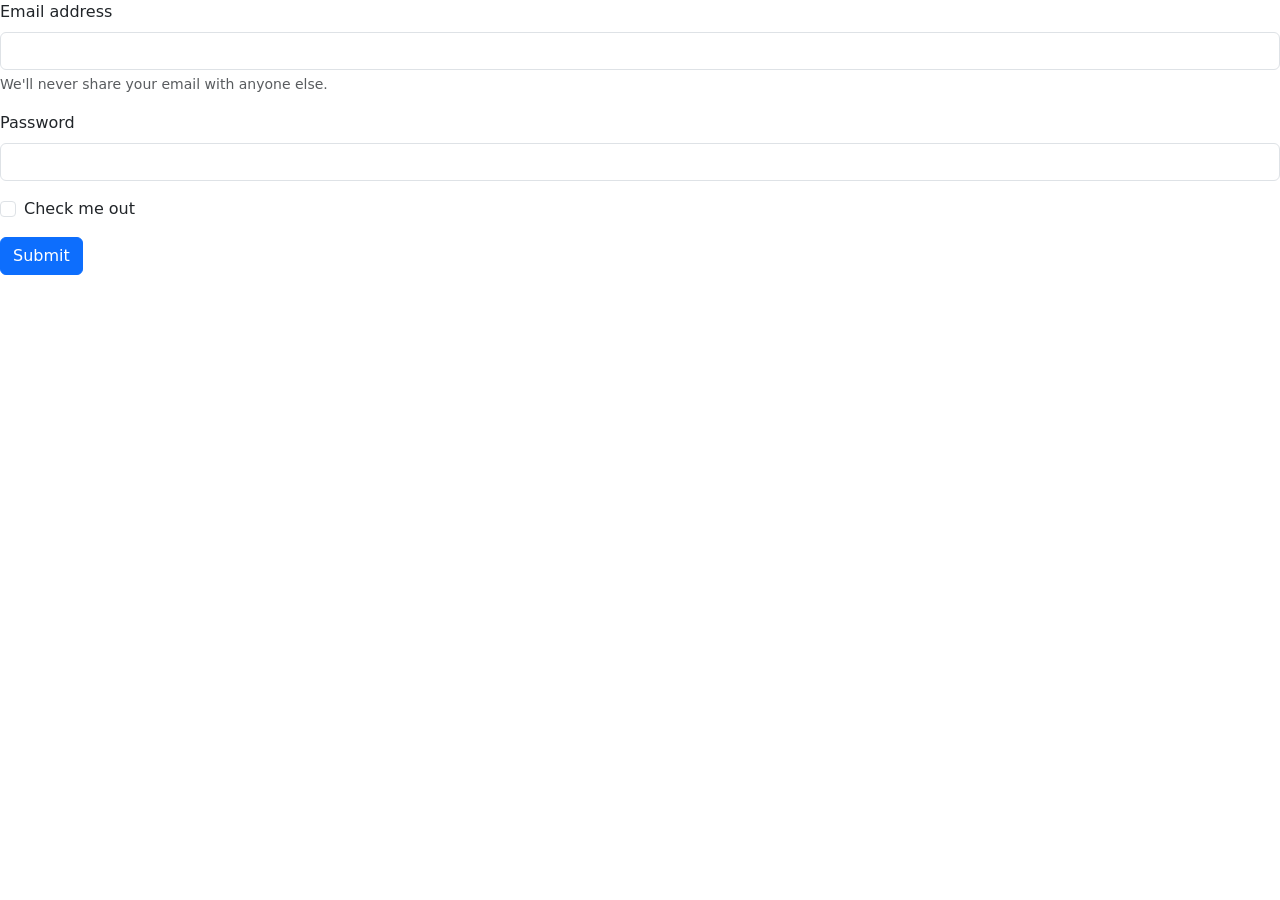
<file: prueba.html>
<!DOCTYPE html>
<html lang="en">
<head>
    <meta charset="UTF-8">
    <meta name="viewport" content="width=device-width, initial-scale=1.0">
    <title>Document</title>
      <link href="https://cdn.jsdelivr.net/npm/bootstrap@5.3.8/dist/css/bootstrap.min.css" rel="stylesheet" integrity="sha384-sRIl4kxILFvY47J16cr9ZwB07vP4J8+LH7qKQnuqkuIAvNWLzeN8tE5YBujZqJLB" crossorigin="anonymous">
  <script src="https://cdn.jsdelivr.net/npm/bootstrap@5.3.8/dist/js/bootstrap.bundle.min.js" integrity="sha384-FKyoEForCGlyvwx9Hj09JcYn3nv7wiPVlz7YYwJrWVcXK/BmnVDxM+D2scQbITxI" crossorigin="anonymous"></script>
</head>
<body>
    <form>
  <div class="mb-3">
    <label for="exampleInputEmail1" class="form-label">Email address</label>
    <input type="email" class="form-control" id="exampleInputEmail1" aria-describedby="emailHelp">
    <div id="emailHelp" class="form-text">We'll never share your email with anyone else.</div>
  </div>
  <div class="mb-3">
    <label for="exampleInputPassword1" class="form-label">Password</label>
    <input type="password" class="form-control" id="exampleInputPassword1">
  </div>
  <div class="mb-3 form-check">
    <input type="checkbox" class="form-check-input" id="exampleCheck1">
    <label class="form-check-label" for="exampleCheck1">Check me out</label>
  </div>
  <button type="submit" class="btn btn-primary">Submit</button>
</form>
</body>
</html>
</file>
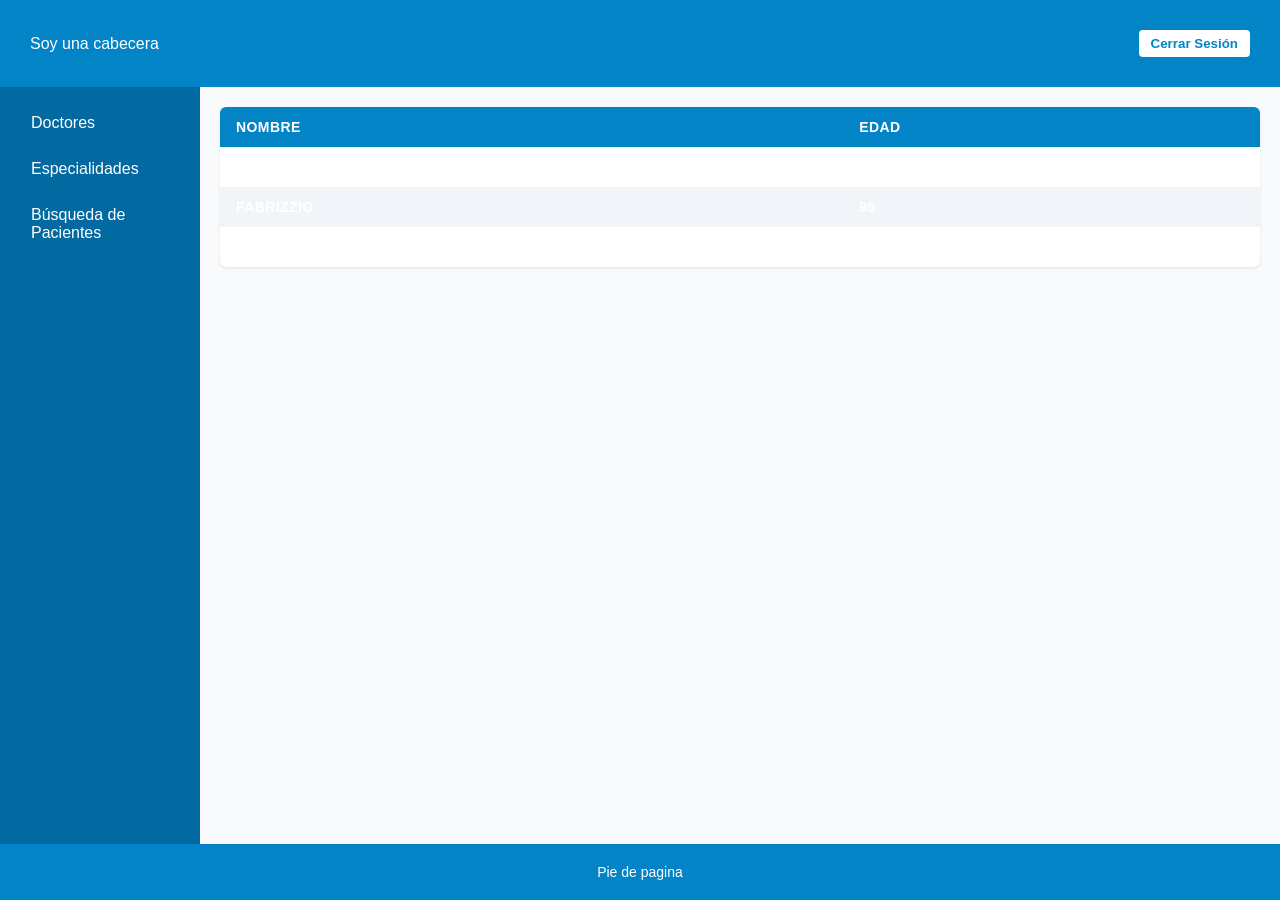
<file: pages/dashboard.html>
<!DOCTYPE html>
<html lang="en">

<head>
    <link rel="stylesheet" href="../css/styledashboard.css">
    <script src="../JavaScript/dashboard.js" defer></script>
    <meta charset="UTF-8">
    <meta name="viewport" content="width=device-width, initial-scale=1.0">
    <title>Pagina Web</title>
</head>

<body>
    <div class="contenedor">
        <div class="cabecera-menu-wrapper">
            <header class="cabecera">
                <div class="cabecera-izquierda">
                    <button id="boton-menu" class="boton-menu" aria-label="Abrir menú" aria-expanded="false">&#9776;</button>
                    <span>Soy una cabecera</span>
                </div>
                <button id="logout" class="boton-logout">Cerrar Sesión</button>
            </header>

            <nav id="menu" class="menu" aria-label="Menú principal">
                <a href="../pages/doctors.html">Doctores</a>
                <a href="../pages/specialties.html">Especialidades</a>
                <a href="../pages/patients.html">Búsqueda de Pacientes</a>
            </nav>
        </div>

        <main class="contenido">
            <table>
                <thead>
                    <tr>
                        <th scope="col">Nombre</th>
                        <th scope="col">Edad</th>
                    </tr>
                </thead>
                <tbody id="personasTable"></tbody>
            </table>
        </main>

        <footer class="piedepagina"> Pie de pagina </footer>
    </div>

</body>

</html>
</file>
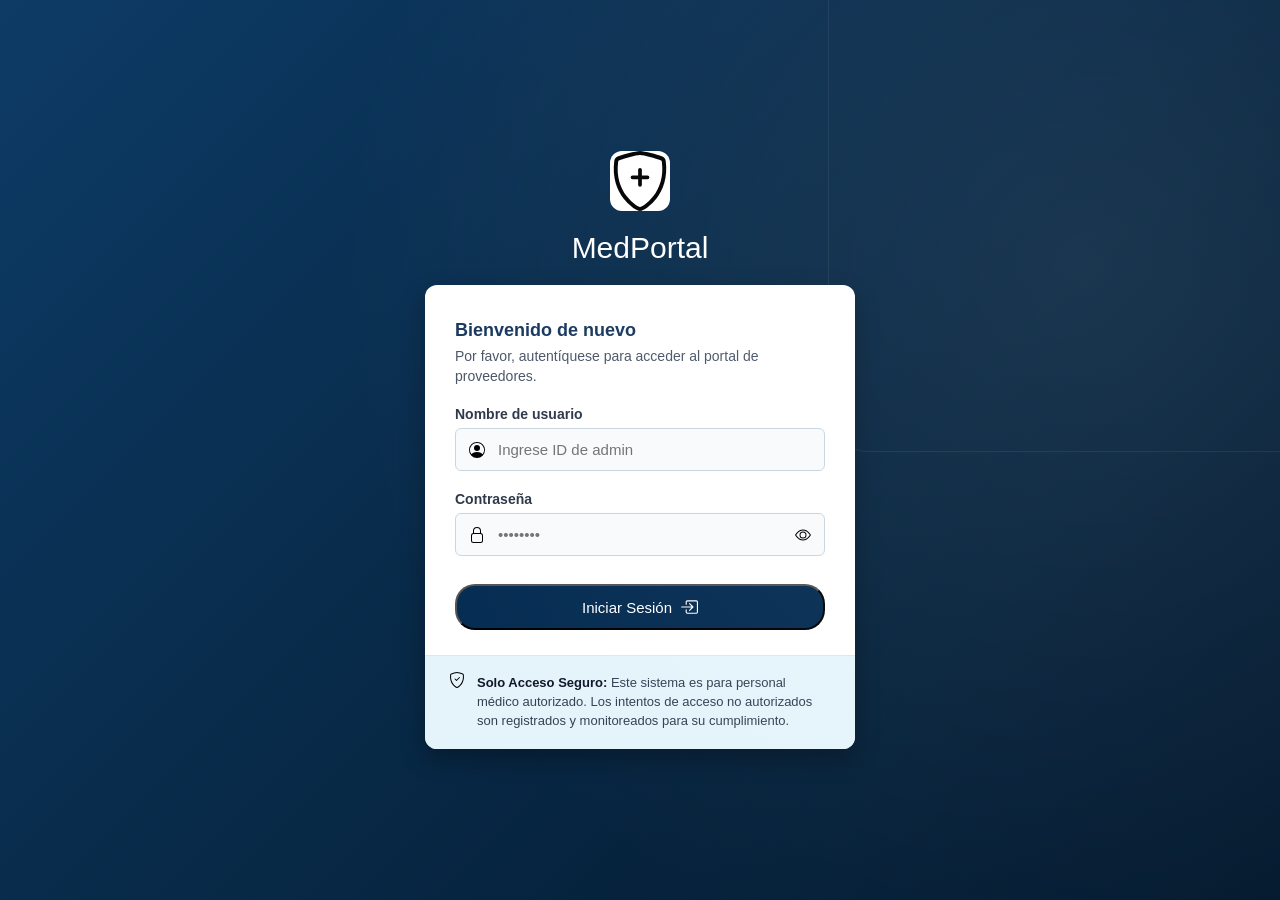
<file: pages/login.html>
<!DOCTYPE html>
<html lang="es">

<head>
    <meta charset="UTF-8">
    <meta name="viewport" content="width=device-width, initial-scale=1.0">
    <title>Iniciar Sesión - MedPortal</title>
    <link rel="stylesheet" href="../css/style.css">
</head>

<body class="cuerpo">
    <main class="contenedor-principal">
        <img src="../Icons/shield-plus.svg" alt="Logo de MedPortal" class="logo-portal">
        <h1 class="titulo-portal">MedPortal</h1>

        <div class="tarjeta">
            <form action="dashboard.html" method="POST" class="formulario-login">
                
                <div class="bloque-cabecera">
                    <h2 class="subtitulo">Bienvenido de nuevo</h2>
                    <p class="texto-instruccion">Por favor, autentíquese para acceder al portal de proveedores.</p>
                </div>

                <div class="grupo-campo">
                    <label for="usuario" class="etiqueta">Nombre de usuario</label>
                    <div class="contenedor-input">
                        <img src="../Icons/person-circle.svg" alt="Icono de usuario" class="icono-campo">
                        <input class="campo-entrada" type="text" id="usuario" name="usuario" placeholder="Ingrese ID de admin" required>
                    </div>
                </div>

                <div class="grupo-campo">
                    <label for="password" class="etiqueta">Contraseña</label>
                    <div class="contenedor-input">
                        <img src="../Icons/lock.svg" alt="Icono de contraseña" class="icono-campo">
                        <input class="campo-entrada" type="password" id="password" name="password" placeholder="••••••••" required>
                        <img src="../Icons/eye.svg" alt="Mostrar contraseña" class="icono-ojo" id="togglePassword">
                    </div>
                </div>

                <button type="submit" class="boton-ingresar">
                    Iniciar Sesión <img src="../Icons/box-arrow-in-right.svg" alt="Icono de cerrar sesión" class="icono-boton">
                </button>

            </form>

            <div class="aviso-seguridad" id="mensajeAcceso">
                <img src="../Icons/shield-check.svg" alt="Icono de escudo" class="icono-escudo">
                <p class="texto-seguridad">
                    <strong>Solo Acceso Seguro:</strong> Este sistema es para personal médico autorizado. Los intentos de acceso no autorizados son registrados y monitoreados para su cumplimiento.
                </p>
            </div>
        </div>
    </main>

    <script src="../JavaScript/login.js"></script>
</body>

</html>
</file>
<file: css/styledashboard.css>
* {
    box-sizing: border-box;
    margin: 0;
    padding: 0;
}

body {
    background-color: #f8fafc;
    color: #1e293b;
    font-family: Arial, sans-serif;
}

.boton-menu {
    font-size: 24px;
    background: none;
    border: none;
    color: #ffffff;
    cursor: pointer;
}

.menu {
    position: absolute;
    top: 100%;
    left: 0;
    width: 100%;
    display: flex;
    flex-direction: column;
    gap: 4px;
    padding: 12px;
    background-color: #0369a1;
    box-shadow: 0 8px 16px rgba(0, 0, 0, 0.25);
    z-index: 15;

    max-height: 0;
    overflow: hidden;
    opacity: 0;
    transition: max-height 0.25s ease, opacity 0.2s ease;
}

.menu.menu-abierto {
    max-height: 300px;
    opacity: 1;
}

.contenedor {
    min-height: 100vh;
    display: grid;
    grid-template-rows: auto 1fr auto;
    grid-template-columns: 1fr;
}

.cabecera-menu-wrapper {
    position: relative;
}

.cabecera {
    display: flex;
    padding: 10px;
    background-color: #0284c7;
    color: #ffffff;
    justify-content: space-between;
    align-items: center;
    z-index: 20;
}

.cabecera-izquierda {
    display: flex;
    align-items: center;
    gap: 12px;
}

.contenido {
    background-color: #f8fafc;
    color: #1e293b;
    padding: 20px;
}

.contenido table {
    width: 100%;
    border-collapse: collapse;
    background-color: #ffffff;
    box-shadow: 0 1px 3px rgba(0, 0, 0, 0.1);
    border-radius: 6px;
    overflow: hidden;
}

.contenido thead {
    background-color: #0284c7;
}

.contenido th {
    text-align: left;
    color: #ffffff;
    padding: 12px 16px;
    font-size: 14px;
    text-transform: uppercase;
    letter-spacing: 0.03em;
}

.contenido td {
    padding: 12px 16px;
    border-bottom: 1px solid #e2e8f0;
    font-size: 15px;
}

.contenido tbody tr:nth-child(even) {
    background-color: #f1f5f9;
}

.contenido tbody tr:hover {
    background-color: #e0f2fe;
}

.piedepagina {
    text-align: center;
    padding: 15px;
    font-size: 14px;
    background-color: #0284c7;
    color: #ffffff;
}

.menu a {
    text-decoration: none;
    padding: 12px 16px;
    color: white;
    display: block;
    border-radius: 6px;
}

.boton-logout {
    background-color: #ffffff;
    color: #0284c7;
    border: none;
    border-radius: 4px;
    padding: 6px 12px;
    font-weight: bold;
    cursor: pointer;
}

@media screen and (min-width: 768px) {
    .cabecera-menu-wrapper {
        display: contents;
    }

    .contenedor {
        grid-template-rows: auto 1fr auto;
        grid-template-columns: 200px 1fr;
        grid-template-areas:
            "cabecera   cabecera"
            "menu   contenido"
            "piedepagina    piedepagina";
    }

    .cabecera {
        grid-area: cabecera;
        padding: 30px;
    }

    .menu {
        position: static;
        height: 100%;
        grid-area: menu;
        width: 200px;
        max-height: none;
        opacity: 1;
        overflow: visible;
        box-shadow: none;
        display: flex;
        flex-direction: column;
        padding: 15px;
    }

    .piedepagina {
        grid-area: piedepagina;
        padding: 20px;
    }

    .contenido {
        grid-area: contenido;
    }

    .boton-menu {
        display: none;
    }

    .menu a:hover {
        background-color: rgba(255, 255, 255, 0.15);
    }
}
</file>
<file: css/style.css>
* {
    box-sizing: border-box;
    margin: 0;
    padding: 0;
}
.cuerpo {
    min-height: 100vh;
    font-family: Arial, Helvetica, sans-serif;
    background-color: #0c3b60;
    display: flex;
    flex-direction: column;
    background: linear-gradient(135deg, #0d3b66 0%, #082947 50%, #03192e 100%);
    position: relative;
    overflow-x: hidden;
}

.cuerpo::before {
    content: "";
    position: absolute;
    top: 0;
    left: 0;
    right: 0;
    bottom: 0;
    background: radial-gradient(circle at 85% 30%, rgba(255, 255, 255, 0.08) 0%, transparent 60%);
    z-index: 0;
}

.cuerpo::after {
    content: "";
    position: absolute;
    top: -50px;
    right: -50px;
    width: 45vw;
    height: 45vw;
    max-width: 500px;
    max-height: 500px;
    border: 1px solid rgba(255, 255, 255, 0.07);
    border-radius: 40px;
    pointer-events: none;
    z-index: 0;
}   

.contenedor-principal {
    width: 100%;
    display: flex;
    flex-direction: column;
    flex: 1; /* Ocupa todo el alto en móviles si es necesario */
}

.titulo-portal {
    color: #ffffff;
    font-size: 26px;
    font-weight: 500;
    text-align: center;
    padding: 24px 16px;
}

.tarjeta {
    width: 100%;
    background-color: #ffffff;
    border-radius: 16px 16px 0 0; 
    display: flex;
    flex-direction: column;
    flex: 1;
}

.formulario-login {
    padding: 24px 20px;
    display: flex;
    flex-direction: column;
    gap: 18px;
}

.bloque-cabecera {
    display: flex;
    flex-direction: column;
    gap: 6px;
}

.subtitulo {
    color: #17375e;
    font-size: 18px;
    font-weight: bold;
}

.texto-instruccion {
    color: #4a5568;
    font-size: 14px;
    line-height: 1.4;
}

.grupo-campo {
    display: flex;
    flex-direction: column;
    gap: 6px;
}

.etiqueta {
    color: #2d3748;
    font-size: 14px;
    font-weight: 600;
}

.contenedor-input {
    position: relative;
    display: flex;
    align-items: center;
}

.icono-campo {
    position: absolute;
    left: 14px;
    font-size: 16px;
    color: #64748b;
    pointer-events: none;
}

.campo-entrada {
    width: 100%;
    padding: 12px 40px 12px 42px;
    border: 1px solid #cbd5e0;
    border-radius: 6px;
    font-size: 15px;
    background-color: #f8fafc;
    outline: none;
    transition: border-color 0.2s;
}

.campo-entrada:focus {
    border-color: #0c3b60;
    background-color: #ffffff;
}

.icono-ojo {
    position: absolute;
    right: 14px;
    font-size: 16px;
    cursor: pointer;
    color: #64748b;
}

.boton-ingresar {
    width: 100%;
    padding: 13px;
    background-color: #052c52;
    color: #ffffff;
    border-radius: 20px;
    font-weight: 500;
    cursor: pointer;
    display: flex;
    justify-content: center;
    align-items: center;
    gap: 8px;
    margin-top: 8px;
}

.icono-boton {
    width: 18px;
    height: 18px;
    filter: brightness(0) invert(1);
}

.aviso-seguridad {
    background-color: #e5f4fb;
    padding: 20px;
    display: flex;
    align-items: flex-start;
    gap: 12px;
    border-top: 1px solid #d4ebf7;
    margin-top: auto; 
}

.icono-escudo {
    font-size: 20px;
    color: #0284c7;
    margin-top: -2px;
}

.texto-seguridad {
    font-size: 13px;
    line-height: 1.45;
    color: #334155;
}

.texto-seguridad strong {
    color: #0f172a;
}

.logo-portal {
    width: 60px;
    height: 60px;
    align-self: center;
    background-color: #ffffff;
    border-radius: 20%;   
}

@media screen and (min-width: 600px) {
    .cuerpo {
        justify-content: center;
        align-items: center;
        padding: 30px;
    }

    .contenedor-principal {
        max-width: 430px;
        flex: initial;
        gap: 20px;
    }

    .titulo-portal {
        font-size: 30px;
        padding: 0;
    }

    .tarjeta {
        border-radius: 12px;
        box-shadow: 0 10px 25px rgba(0, 0, 0, 0.3);
        overflow: hidden;
        flex: initial;
    }

    .formulario-login {
        padding: 35px 30px 25px 30px;
        gap: 20px;
    }

    .boton-ingresar {
        font-size: 15px;
        padding: 12px;
        transition: background-color 0.2s;
    }

    .boton-ingresar:hover {
        background-color: #083e73;
    }

    .aviso-seguridad {
        padding: 18px 24px;
        margin-top: 0;
    }
}
</file>
